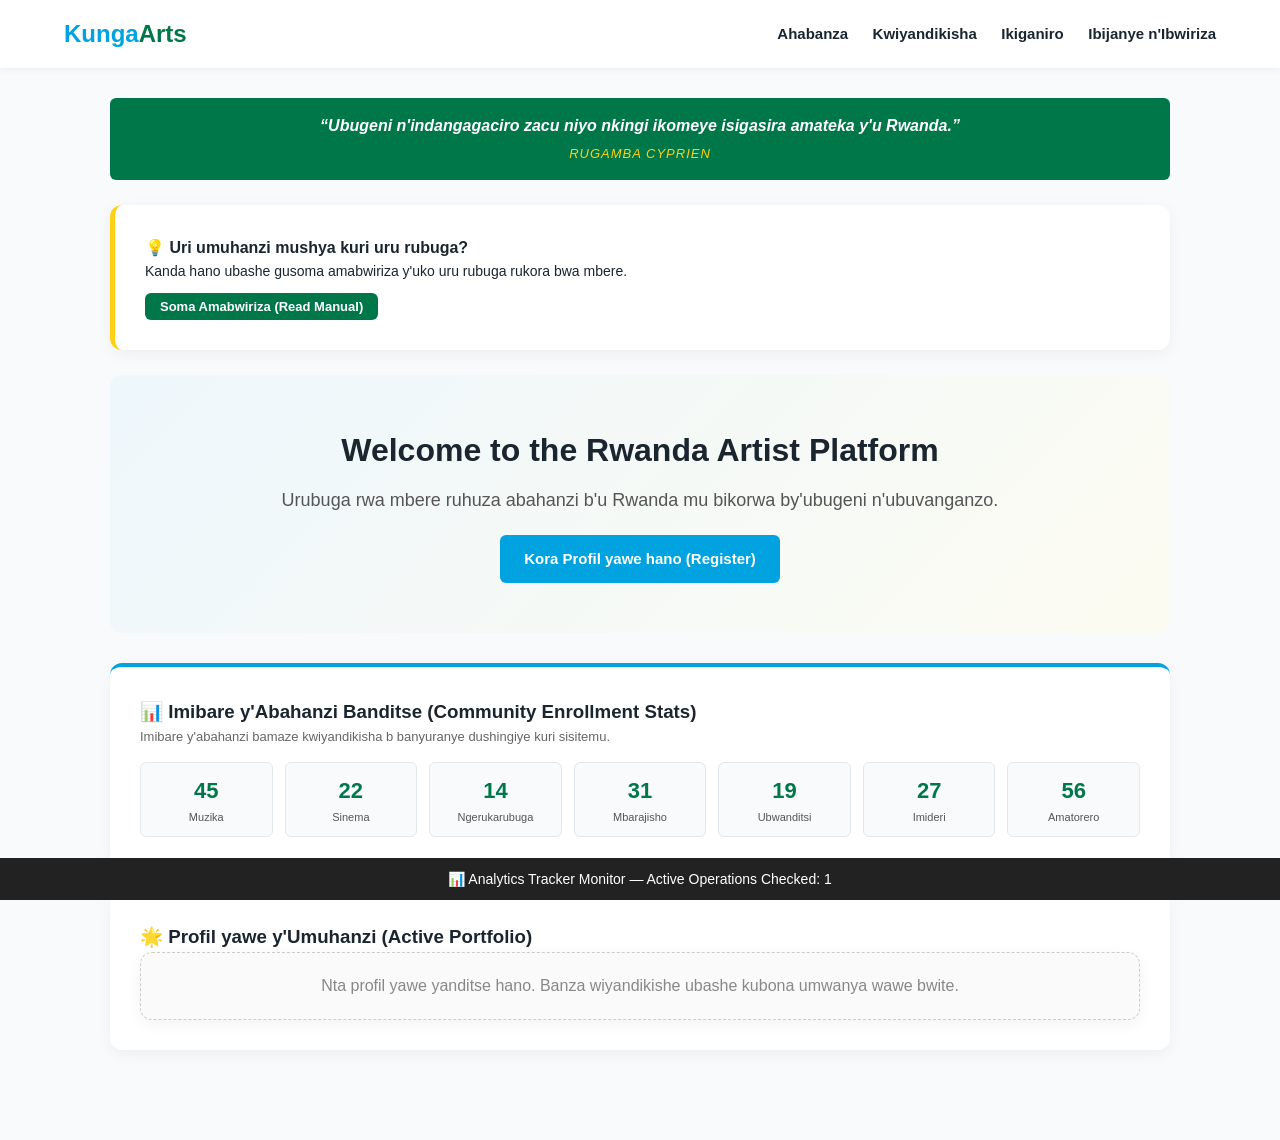
<file: index.html>
<!DOCTYPE html>
<html lang="rw">
<head>
    <meta charset="UTF-8">
    <meta name="viewport" content="width=device-width, initial-scale=1.0">
    <title>KungaArts Hub</title>
    <link rel="stylesheet" href="style.css">
    <style>
        .hero { text-align: center; padding: 50px 20px; background: linear-gradient(135deg, #eef7fc, #fcfbf1); border-radius: 12px; margin-bottom: 30px; }
        .quote-box { background: var(--dark-green); color: white; padding: 15px; text-align: center; font-style: italic; border-radius: 6px; font-weight: bold; min-height: 70px; margin-bottom: 25px; display: flex; flex-direction: column; align-items: center; justify-content: center; transition: opacity 0.5s ease; }
        .quote-author { font-size: 13px; font-weight: normal; margin-top: 5px; color: var(--secondary-color); text-transform: uppercase; letter-spacing: 1px; }
        .manual-section { display: none; background: #fff; padding: 20px; border-radius: 8px; border: 1px solid var(--gray-border); margin-bottom: 25px; }
    </style>
</head>
<body>

    <nav class="navbar">
        <a href="index.html" class="logo">Kunga<span>Arts</span></a>
        <div class="nav-links">
            <a href="index.html">Ahabanza</a>
            <a href="register.html">Kwiyandikisha</a>
            <a href="chat.html">Ikiganiro</a>
            <a href="privacy.html">Ibijanye n'Ibwiriza</a>
        </div>
    </nav>

    <div class="container">
        <!-- Live Automated Quotes (Changes every 45 seconds with Legends) -->
        <div class="quote-box">
            <div id="quoteText">Ubugeni ni intwaro ikomeye yo kubaka umuryango...</div>
            <div id="quoteAuthor" class="quote-author">Rugamba Cyprien</div>
        </div>

        <!-- System User Starter Manual -->
        <div class="card" style="border-left: 5px solid var(--secondary-color);">
            <h4>💡 Uri umuhanzi mushya kuri uru rubuga?</h4>
            <p style="font-size:14px; margin-bottom:10px;">Kanda hano ubashe gusoma amabwiriza y'uko uru rubuga rukora bwa mbere.</p>
            <button class="btn btn-secondary" style="padding: 6px 15px; font-size: 13px;" onclick="toggleManual()">Soma Amabwiriza (Read Manual)</button>
        </div>

        <div id="starterManual" class="manual-section">
            <h3>📖 Amabwiriza n'Inyandiko y'Umutangizi</h3>
            <p style="margin-top:10px;"><strong>Intambwe ya 1</strong> — Jya ahaboneka "Kwiyandikisha" wuzuze imyirondoro yawe n'indangamuntu ya mibare 16.</p>
            <p style="margin-top:5px;"><strong>Intambwe ya 2</strong> — Sisitemu izahita ikugabanyiriza uburemere bw'ifoto yawe ihite ikubakira isano (link) iguhuza n'abandi bahanzi mu itsinda rya WhatsApp.</p>
            <p style="margin-top:5px;"><strong>Intambwe ya 3</strong> — Injira ahaboneka "Ikiganiro" ubashe kohereza ubutumwa, amafoto, no gushakisha abahanzi banyuranye.</p>
        </div>

        <div class="hero">
            <h1 id="welcomeHeading">Welcome to the Rwanda Artist Platform</h1>
            <p style="font-size: 18px; color: #555; margin-top: 10px;">Urubuga rwa mbere ruhuza abahanzi b'u Rwanda mu bikorwa by'ubugeni n'ubuvanganzo.</p>
            <div style="margin-top: 20px;" id="heroActionArea">
                <a href="register.html" class="btn">Kora Profil yawe hano (Register)</a>
            </div>
        </div>

        <!-- Profile Statistics Panel Grid -->
        <div class="card" style="border-top: 4px solid var(--primary-color);">
            <h3>📊 Imibare y'Abahanzi Banditse (Community Enrollment Stats)</h3>
            <p style="font-size:13px; color:#666; margin-bottom:15px;">Imibare y'abahanzi bamaze kwiyandikisha b banyuranye dushingiye kuri sisitemu.</p>
            <div style="display:grid; grid-template-columns: repeat(auto-fit, minmax(130px, 1fr)); gap:12px;" id="statsMatrixGrid">
                <!-- Populated via Javascript -->
            </div>
        </div>

        <!-- Dynamic Live Portfolio Component Feed -->
        <div class="card">
            <h3>🌟 Profil yawe y'Umuhanzi (Active Portfolio)</h3>
            <div id="portfolioGrid">
                <div class="card" style="margin:0; background:#fafafa; border:1px dashed #ccc; text-align:center; padding:20px; color:#888;">
                    Nta profil yawe yanditse hano. Banza wiyandikishe ubashe kubona umwanya wawe bwite.
                </div>
            </div>
        </div>
    </div>

    <!-- Automatic Metric Performance Monitor Bar -->
    <div class="footer-banner" id="metricCounter">Initializing analytics...</div>

    <!-- JAVASCRIPT LOGIC ENGINE -->
    <script>
        // Legend Motivational Quotes Data Loop Array (Executes and flips every 45 seconds)
        const legendsQuotes = [
            { text: "“Ubugeni n'indangagaciro zacu niyo nkingi ikomeye isigasira amateka y'u Rwanda.”", author: "Rugamba Cyprien" },
            { text: "“Creativity is piercing the mundane to find the marvelous.”", author: "Yusuf Chanzu" },
            { text: "“Umusizi ntabwo apfa, asiga amagambo ye akomeza kubaho mu mitima y'abazakurikira.”", author: "Alexis Kagame" },
            { text: "“Every wall is a door, and art is the tool we use to unlock it.”", author: "Inshuti y'Abahanzi" },
            { text: "“Inyandiko n'ubuvanganzo nibyo bikorwa bisigara iyo ikiragano cyacyuye igihe.”", author: "Sande R." }
        ];
        
        let quotePos = 0;
        function changeQuotes() {
            const txtBox = document.getElementById('quoteText');
            const authBox = document.getElementById('quoteAuthor');
            const parentBox = document.querySelector('.quote-box');
            
            parentBox.style.opacity = 0;
            setTimeout(() => {
                txtBox.textContent = legendsQuotes[quotePos].text;
                authBox.textContent = legendsQuotes[quotePos].author;
                parentBox.style.opacity = 1;
                quotePos = (quotePos + 1) % legendsQuotes.length;
            }, 500);
        }
        changeQuotes();
        setInterval(changeQuotes, 45000); // 45000ms = 45 Seconds perfectly

        function toggleManual() {
            const el = document.getElementById('starterManual');
            el.style.display = (el.style.display === 'block') ? 'none' : 'block';
        }

        let analyticsHits = localStorage.getItem('site_analytics_clicks') || 0;
        analyticsHits++;
        localStorage.setItem('site_analytics_clicks', analyticsHits);
        document.getElementById('metricCounter').textContent = `📊 Analytics Tracker Monitor — Active Operations Checked: ${analyticsHits}`;

        window.addEventListener('DOMContentLoaded', () => {
            const profile = JSON.parse(localStorage.getItem('artist_master_profile'));
            const defaultCategories = ["Muzika", "Sinema", "Ubuhanzi ngerukarubuga", "Ubuhanzi mbarajisho", "Ubwanditsi", "Ubwiza", "Amatorero"];
            
            const statsCache = { "Muzika": 45, "Sinema": 22, "Ngerukarubuga": 14, "Mbarajisho": 31, "Ubwanditsi": 19, "Imideri": 27, "Amatorero": 56 };

            if(profile && profile.category) {
                document.getElementById('welcomeHeading').textContent = `Muraho, ${profile.fullName}!`;
                document.getElementById('heroActionArea').innerHTML = `<a href="chat.html" class="btn btn-secondary">Injira mu kiganiro cy'abahanzi</a>`;
                
                // Add account registration metrics inside data structure dynamically
                let foundKey = Object.keys(statsCache).find(k => profile.category.includes(k)) || "Muzika";
                statsCache[foundKey]++;

                const grid = document.getElementById('portfolioGrid');
                grid.innerHTML = `
                    <div class="card" style="margin:0; border: 1px solid var(--primary-color);">
                        <div style="display:flex; gap:15px; align-items:center;">
                            <img src="${profile.avatarImg}" style="width:60px; height:60px; border-radius:50%; object-fit:cover;">
                            <div>
                                <h4>${profile.fullName}</h4>
                                <small style="color:var(--dark-green); font-weight:bold;">${profile.category}</small>
                            </div>
                        </div>
                        <p style="font-size:13px; margin-top:10px; color:#555;">📍 Akarere: ${profile.district} | Intara: ${profile.province}</p>
                    </div>
                `;
            }

            const statsGrid = document.getElementById('statsMatrixGrid');
            Object.keys(statsCache).forEach(key => {
                let div = document.createElement('div');
                div.style.cssText = "background:var(--light-bg); border:1px solid var(--gray-border); padding:10px; border-radius:6px; text-align:center;";
                div.innerHTML = `<div style="font-size:22px; font-weight:bold; color:var(--dark-green);">${statsCache[key]}</div><div style="font-size:11px; color:#555;">${key}</div>`;
                statsGrid.appendChild(div);
            });
        });
    </script>
</body>
</html>
</file>
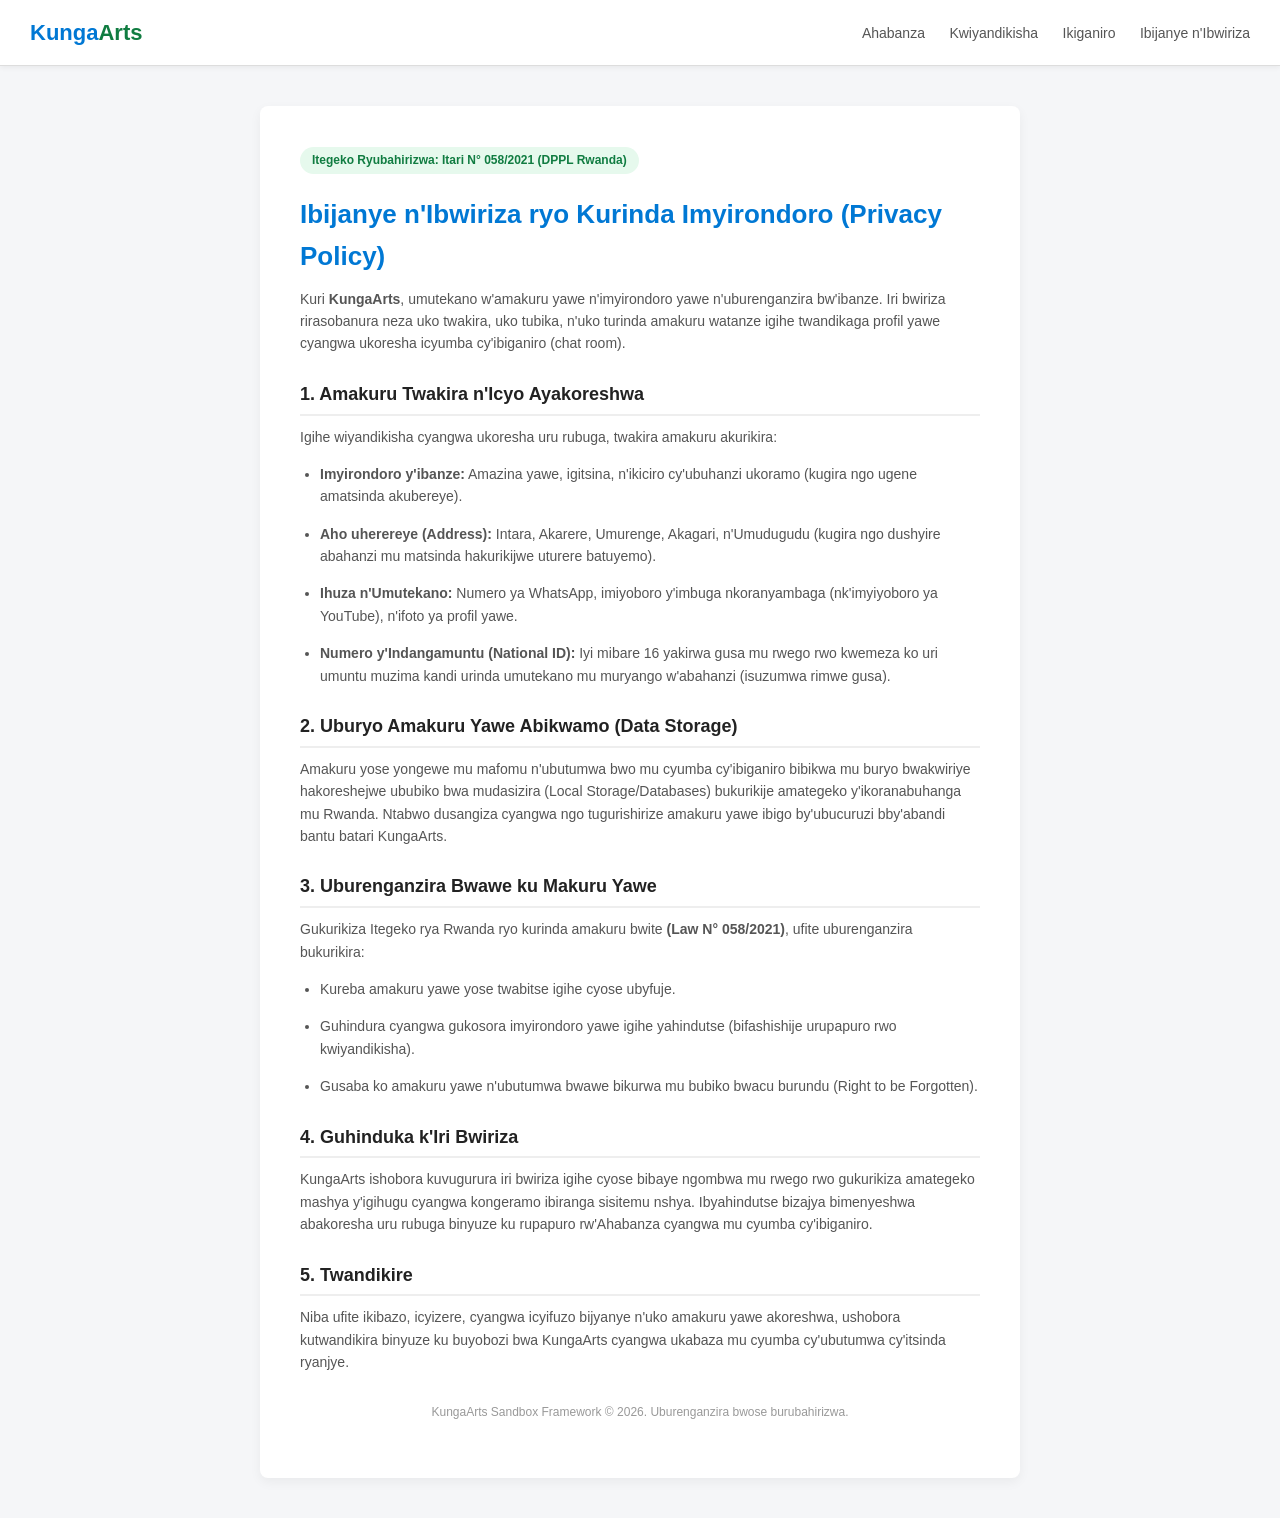
<file: privacy.html>
<!DOCTYPE html>
<html lang="rw">
<head>
    <meta charset="UTF-8">
    <meta name="viewport" content="width=device-width, initial-scale=1.0">
    <title>KungaArts - Ibijanye n'Ibwiriza (Privacy Policy)</title>
    <link rel="stylesheet" href="style.css">
    <style>
        :root {
            --primary-color: #0078d4;
            --dark-green: #107c41;
            --text-dark: #333;
            --border-ui: #ddd;
        }

        body {
            font-family: 'Segoe UI', system-ui, -apple-system, sans-serif;
            background: #f5f6f8;
            color: var(--text-dark);
            margin: 0;
            padding: 0;
            line-height: 1.6;
        }

        /* Navigation Styling matching past pages */
        .navbar {
            display: flex;
            justify-content: space-between;
            align-items: center;
            background: #fff;
            padding: 15px 30px;
            border-bottom: 1px solid var(--border-ui);
        }

        .navbar .logo {
            font-size: 22px;
            font-weight: bold;
            color: var(--primary-color);
            text-decoration: none;
        }

        .navbar .logo span {
            color: var(--dark-green);
        }

        .nav-links a {
            margin-left: 20px;
            text-decoration: none;
            color: #555;
            font-weight: 500;
            font-size: 14px;
        }

        .nav-links a:hover {
            color: var(--primary-color);
        }

        /* Container & Typography adjustments */
        .container {
            width: 100%;
            margin: 40px auto;
            padding: 0 20px;
            box-sizing: border-box;
        }

        .card {
            background: #fff;
            padding: 40px;
            border-radius: 8px;
            box-shadow: 0 4px 12px rgba(0,0,0,0.05);
        }

        h1 { font-size: 26px; color: var(--primary-color); margin-bottom: 10px; }
        h2 { font-size: 18px; color: #222; margin-top: 25px; margin-bottom: 10px; border-bottom: 2px solid #eee; padding-bottom: 5px; }
        p, li { font-size: 14px; color: #555; margin-bottom: 15px; }
        ul { margin-left: 20px; margin-bottom: 20px; }
        
        .legal-badge {
            display: inline-block;
            background: #e6f9ed;
            color: var(--dark-green);
            padding: 4px 12px;
            border-radius: 20px;
            font-size: 12px;
            font-weight: bold;
            margin-bottom: 20px;
        }
    </style>
</head>
<body>

    <!-- Shared Platform Navigation Header -->
    <nav class="navbar">
        <a href="index.html" class="logo">Kunga<span>Arts</span></a>
        <div class="nav-links">
            <a href="index.html">Ahabanza</a>
            <a href="register.html">Kwiyandikisha</a>
            <a href="chat.html">Ikiganiro</a>
            <a href="privacy.html">Ibijanye n'Ibwiriza</a>
        </div>
    </nav>

    <!-- Content Framework Panel -->
    <div class="container" style="max-width: 800px;">
        <div class="card">
            <div class="legal-badge">Itegeko Ryubahirizwa: Itari N° 058/2021 (DPPL Rwanda)</div>
            <h1>Ibijanye n'Ibwiriza ryo Kurinda Imyirondoro (Privacy Policy)</h1>
            <p>Kuri <strong>KungaArts</strong>, umutekano w'amakuru yawe n'imyirondoro yawe n'uburenganzira bw'ibanze. Iri bwiriza rirasobanura neza uko twakira, uko tubika, n'uko turinda amakuru watanze igihe twandikaga profil yawe cyangwa ukoresha icyumba cy'ibiganiro (chat room).</p>

            <h2>1. Amakuru Twakira n'Icyo Ayakoreshwa</h2>
            <p>Igihe wiyandikisha cyangwa ukoresha uru rubuga, twakira amakuru akurikira:</p>
            <ul>
                <li><strong>Imyirondoro y'ibanze:</strong> Amazina yawe, igitsina, n'ikiciro cy'ubuhanzi ukoramo (kugira ngo ugene amatsinda akubereye).</li>
                <li><strong>Aho uherereye (Address):</strong> Intara, Akarere, Umurenge, Akagari, n'Umudugudu (kugira ngo dushyire abahanzi mu matsinda hakurikijwe uturere batuyemo).</li>
                <li><strong>Ihuza n'Umutekano:</strong> Numero ya WhatsApp, imiyoboro y'imbuga nkoranyambaga (nk'imyiyoboro ya YouTube), n'ifoto ya profil yawe.</li>
                <li><strong>Numero y'Indangamuntu (National ID):</strong> Iyi mibare 16 yakirwa gusa mu rwego rwo kwemeza ko uri umuntu muzima kandi urinda umutekano mu muryango w'abahanzi (isuzumwa rimwe gusa).</li>
            </ul>

            <h2>2. Uburyo Amakuru Yawe Abikwamo (Data Storage)</h2>
            <p>Amakuru yose yongewe mu mafomu n'ubutumwa bwo mu cyumba cy'ibiganiro bibikwa mu buryo bwakwiriye hakoreshejwe ububiko bwa mudasizira (Local Storage/Databases) bukurikije amategeko y'ikoranabuhanga mu Rwanda. Ntabwo dusangiza cyangwa ngo tugurishirize amakuru yawe ibigo by'ubucuruzi bby'abandi bantu batari KungaArts.</p>

            <h2>3. Uburenganzira Bwawe ku Makuru Yawe</h2>
            <p>Gukurikiza Itegeko rya Rwanda ryo kurinda amakuru bwite <strong>(Law N° 058/2021)</strong>, ufite uburenganzira bukurikira:</p>
            <ul>
                <li>Kureba amakuru yawe yose twabitse igihe cyose ubyfuje.</li>
                <li>Guhindura cyangwa gukosora imyirondoro yawe igihe yahindutse (bifashishije urupapuro rwo kwiyandikisha).</li>
                <li>Gusaba ko amakuru yawe n'ubutumwa bwawe bikurwa mu bubiko bwacu burundu (Right to be Forgotten).</li>
            </ul>

            <h2>4. Guhinduka k'Iri Bwiriza</h2>
            <p>KungaArts ishobora kuvugurura iri bwiriza igihe cyose bibaye ngombwa mu rwego rwo gukurikiza amategeko mashya y'igihugu cyangwa kongeramo ibiranga sisitemu nshya. Ibyahindutse bizajya bimenyeshwa abakoresha uru rubuga binyuze ku rupapuro rw'Ahabanza cyangwa mu cyumba cy'ibiganiro.</p>

            <h2>5. Twandikire</h2>
            <p>Niba ufite ikibazo, icyizere, cyangwa icyifuzo bijyanye n'uko amakuru yawe akoreshwa, ushobora kutwandikira binyuze ku buyobozi bwa KungaArts cyangwa ukabaza mu cyumba cy'ubutumwa cy'itsinda ryanjye.</p>
            
            <p style="margin-top: 30px; font-size: 12px; color: #999; text-align: center;">KungaArts Sandbox Framework © 2026. Uburenganzira bwose burubahirizwa.</p>
        </div>
    </div>

</body>
</html>
</file>
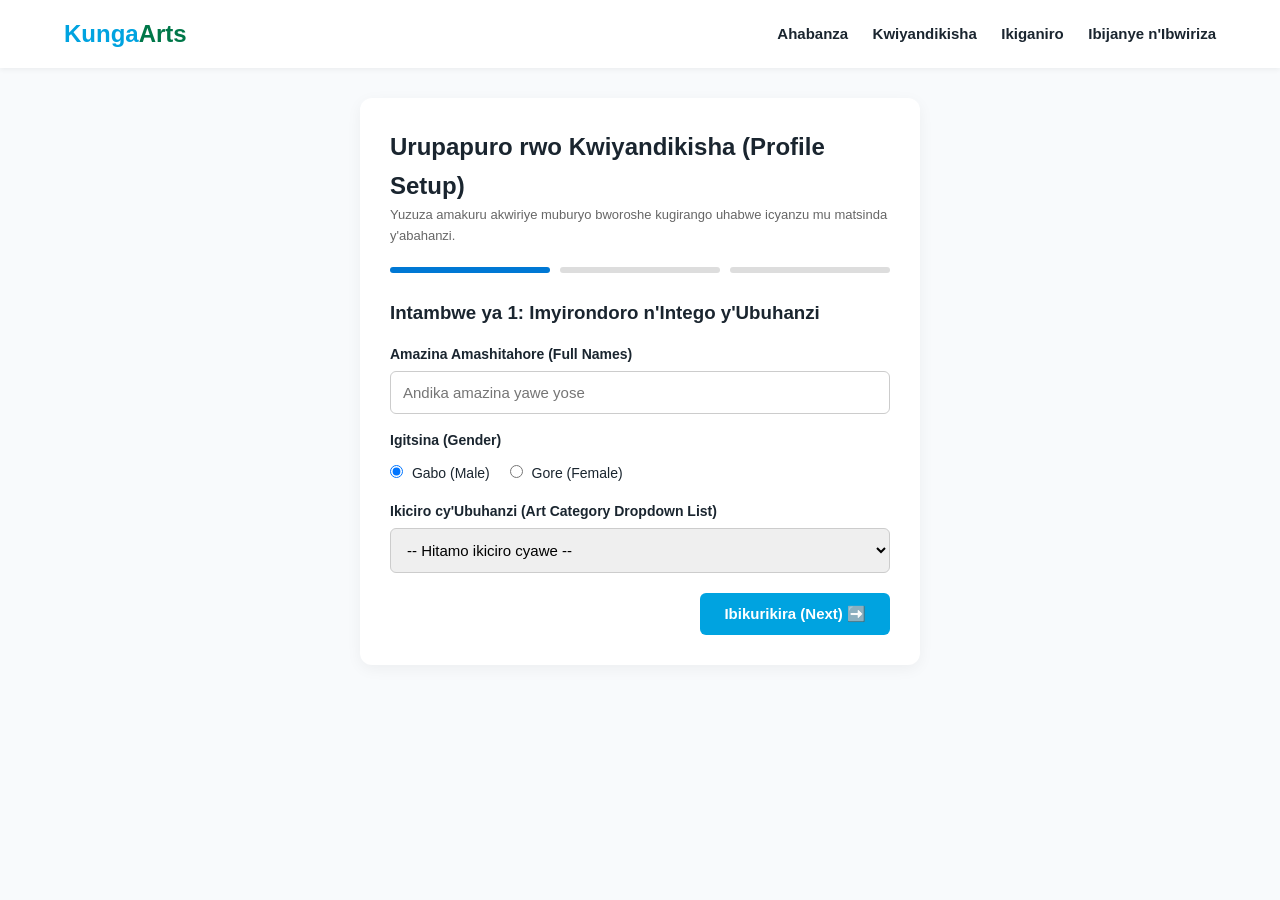
<file: register.html>
<!DOCTYPE html>
<html lang="rw">
<head>
    <meta charset="UTF-8">
    <meta name="viewport" content="width=device-width, initial-scale=1.0">
    <title>KungaArts - Kwiyandikisha</title>
    <!-- Links directly to our style sheet created above -->
    <link rel="stylesheet" href="style.css">
    <style>
        /* Wizard Form Flow structural style rules */
        .form-step { display: none; }
        .step-indicators { display: flex; gap: 10px; margin-bottom: 25px; }
        .indicator { flex: 1; height: 6px; background: #ddd; border-radius: 3px; transition: background 0.3s; }
        .indicator.active { background: #0078d4; }
        .error-lbl { color: #d9534f; font-size: 13px; font-weight: bold; margin-top: 6px; display: none; }
        
        /* Modal Popup System styles */
        .modal-overlay { display: none; position: fixed; top: 0; left: 0; width: 100%; height: 100%; background: rgba(0,0,0,0.6); z-index: 2000; justify-content: center; align-items: center; }
        .modal-box { background: white; padding: 25px; border-radius: 12px; max-width: 450px; width: 90%; box-shadow: 0 10px 25px rgba(0,0,0,0.2); }
        .notification-card { background: #eef7fc; border-left: 4px solid #0078d4; padding: 12px; margin-top: 15px; border-radius: 4px; font-family: monospace; font-size: 13px; white-space: pre-wrap; word-break: break-all; }
        .sms-card { background: #e6f9ed; border-left: 4px solid #107c41; }
    </style>
</head>
<body>

    <!-- Shared Navigation Link Bar -->
    <nav class="navbar">
        <a href="index.html" class="logo">Kunga<span>Arts</span></a>
        <div class="nav-links">
            <a href="index.html">Ahabanza</a>
            <a href="register.html">Kwiyandikisha</a>
            <a href="chat.html">Ikiganiro</a>
            <a href="privacy.html">Ibijanye n'Ibwiriza</a>
        </div>
    </nav>

    <div class="container" style="max-width: 600px;">
        <div class="card">
            <h2>Urupapuro rwo Kwiyandikisha (Profile Setup)</h2>
            <p style="color:#666; font-size:13px; margin-bottom:20px;">Yuzuza amakuru akwiriye muburyo bworoshe kugirango uhabwe icyanzu mu matsinda y'abahanzi.</p>
            
            <div class="step-indicators">
                <div class="indicator active" id="ind1"></div>
                <div class="indicator" id="ind2"></div>
                <div class="indicator" id="ind3"></div>
            </div>

            <form id="masterWizardForm" onsubmit="handleFormSubmission(event)">
                <!-- STEP 1 -->
                <div class="form-step" id="step1" style="display: block;">
                    <h3>Intambwe ya 1: Imyirondoro n'Intego y'Ubuhanzi</h3>
                    
                    <label for="fullName">Amazina Amashitahore (Full Names)</label>
                    <input type="text" id="fullName" placeholder="Andika amazina yawe yose" required>

                    <label>Igitsina (Gender)</label>
                    <div class="inline-radio">
                        <label><input type="radio" name="gender" value="Gabo" checked> Gabo (Male)</label>
                        <label><input type="radio" name="gender" value="Gore"> Gore (Female)</label>
                    </div>

                    <label for="artCategory">Ikiciro cy'Ubuhanzi (Art Category Dropdown List)</label>
                    <select id="artCategory" required>
                        <option value="">-- Hitamo ikiciro cyawe --</option>
                        <option value="Muzika">1. Muzika (Music)</option>
                        <option value="Sinema no Gufotora">2. Sinema no gufotora (Cinema and Photography)</option>
                        <option value="Ubuhanzi ngerukarubuga">3. Ubuhanzi ngerukarubuga (Performing Arts)</option>
                        <option value="Ubuhanzi mbarajisho n'ububoribori">4. Ubuhanzi mbarajisho n'ububoribori (Visual Arts and Craft)</option>
                        <option value="Ubwanditsi n'Ubuvanganzo">5. Ubwanditsi n'Ubuvanganzo (Literature)</option>
                        <option value="Ubwiza n'Imideri">6. Ubwiza n'imideri (Beauty and Fashion)</option>
                        <option value="Amatorero y'imbyino gakondo">7. Amatorero y'imbyino gakondo za Kinyarwanda</option>
                    </select>

                    <div style="margin-top:20px; text-align:right;">
                        <button type="button" class="btn" onclick="navigateStep(2)">Ibikurikira (Next) ➡️</button>
                    </div>
                </div>

                <!-- STEP 2 -->
                <div class="form-step" id="step2">
                    <h3>Intambwe ya 2: Imigaragarire y'aho Uherereye (Address)</h3>
                    
                    <label for="country">Igihugu (Country)</label>
                    <input type="text" id="country" value="Rwanda" readonly style="background:#eee;">

                    <label for="province">Intara (Province)</label>
                    <select id="province" required onchange="populateDistricts()">
                        <option value="">-- Hitamo Intara --</option>
                        <option value="Kigali">Umujyi wa Kigali</option>
                        <option value="East">Intara y'Iburasirazuba</option>
                        <option value="West">Intara y'Iburengerazuba</option>
                        <option value="North">Intara y'Amajyaruguru</option>
                        <option value="South">Intara y'Amajyepfo</option>
                    </select>

                    <label for="district">Akarere (District)</label>
                    <select id="district" required>
                        <option value="">-- Hitamo Intara Mbere --</option>
                    </select>

                    <label for="sector">Umurenge (Sector)</label>
                    <input type="text" id="sector" placeholder="Andika Umurenge" required>

                    <label for="cell">Akagari (Cell)</label>
                    <input type="text" id="cell" placeholder="Andika Akagari" required>

                    <label for="village">Umudugudu (Village)</label>
                    <input type="text" id="village" placeholder="Andika Umudugudu" required>

                    <label for="isibo">Isibo (Isibo Unit - Optional)</label>
                    <input type="text" id="isibo" placeholder="Andika Isibo niba uyizi">

                    <div style="margin-top:20px; display:flex; justify-content:space-between;">
                        <button type="button" class="btn btn-secondary" onclick="navigateStep(1)">⬅️ Inyuma (Back)</button>
                        <button type="button" class="btn" onclick="navigateStep(3)">Ibikurikira (Next) ➡️</button>
                    </div>
                </div>

                <!-- STEP 3 -->
                <div class="form-step" id="step3">
                    <h3>Intambwe ya 3: Umutekano n'Ihuza rya WhatsApp</h3>
                    
                    <label for="socialLinks">Imiyoboro y'Imbuga Nkoranyambaga (Social Media Link)</label>
                    <input type="url" id="socialLinks" placeholder="https://youtube.com" required>

                    <label for="whatsappNumber">Numero ya WhatsApp (WhatsApp Number Contact)</label>
                    <input type="tel" id="whatsappNumber" placeholder="Ugereranyije: 0788XXXXXX" required>

                    <label for="avatarUpload">Ifoto y'Umuhanzi (Photo Asset Input)</label>
                    <input type="file" id="avatarUpload" accept="image/*" required onchange="processAvatarPreview(event)">
                    <div class="avatar-preview-container">
                        <img id="avatarFrame" alt="User image element" style="display:none; width:80px; height:80px; border-radius:50%; object-fit:cover; margin-top:10px; border: 2px solid #0078d4;">
                        <span id="avatarLoadStatus" style="font-size:12px; color:#666; display:block; margin-top:5px;">Nta foto yatoranyijwe.</span>
                    </div>

                    <label for="nationalId">Numero y'Indangamuntu (National ID - Imibare 16)</label>
                    <input type="text" id="nationalId" placeholder="Andika imibare 16 y'indangamuntu" required maxlength="16">
                    <div class="error-lbl" id="idErr">⚡ Imetrikshoni: Imibare igomba kuba 16 neza neza.</div>

                    <div style="margin-top:25px; display:flex; justify-content:space-between;">
                        <button type="button" class="btn btn-secondary" onclick="navigateStep(2)">⬅️ Inyuma (Back)</button>
                        <button type="submit" class="btn" style="background: #107c41;">Emeza Bishebuje 💾</button>
                    </div>
                </div>
            </form>
        </div>
    </div>

    <!-- Processing Modal -->
    <div class="modal-overlay" id="successModal">
        <div class="modal-box">
            <h3 style="color: #107c41; border:none; margin:0;">🎉 Kwiyandikisha Byagenze Neza!</h3>
            <p style="font-size:14px; margin-top:10px; color:#555;">Amakuru yawe yoherejwe neza muri Sisitemu ya KungaArts.</p>
            <div class="notification-card" id="dbPayloadCard"></div>
            <div class="notification-card sms-card" id="smsPayloadCard"></div>
            <button class="btn" style="width:100%; margin-top:20px;" onclick="closeAndRedirect()">Funga (Injira mu Rugaga)</button>
        </div>
    </div>

    <script>
        // District lists map configuration
        const districtData = {
            "Kigali": ["Nyarugenge", "Gasabo", "Kicukiro"],
            "East": ["Nyagatare", "Gatsibo", "Kayonza", "Rwamagana", "Ngoma", "Kirehe", "Bugesera"],
            "West": ["Rubavu", "Nyabihu", "Rutsiro", "Karongi", "Ngororero", "Nyamasheke", "Rusizi"],
            "North": ["Rulindo", "Gakenke", "Musanze", "Burera", "Gicumbi"],
            "South": ["Kamonyi", "Muhanga", "Ruhango", "Nyanza", "Huye", "Nyamagabe", "Gisagara", "Nyaruguru"]
        };
</file>
<file: style.css>
/* ==========================================================================
   Universal Brand Design Framework Palette
   ========================================================================== */
:root {
    --primary-color: #00A3E0;    /* Vibrant Rwandan Sky Blue */
    --secondary-color: #FCD116;  /* Brilliant Gold Yellow */
    --dark-green: #007749;       /* Deep Forest Green Accent */
    --dark-text: #1a252f;        /* High-Contrast Charcoal Slate */
    --light-bg: #f8fafc;         /* Premium Soft Ice Canvas BG */
    --white: #ffffff;
    --gray-border: #e2e8f0;      /* Modern Muted Border Gray */
}

/* ==========================================================================
   Core Reset & Base Typography
   ========================================================================== */
* {
    box-sizing: border-box;
    margin: 0;
    padding: 0;
    font-family: 'Segoe UI', Tahoma, Geneva, Verdana, sans-serif;
}

body {
    background-color: var(--light-bg);
    color: var(--dark-text);
    line-height: 1.6;
    padding-bottom: 60px;
}

/* ==========================================================================
   Navigation Header UI
   ========================================================================== */
.navbar {
    background-color: var(--white);
    display: flex;
    justify-content: space-between;
    align-items: center;
    padding: 15px 5%;
    box-shadow: 0 2px 5px rgba(0,0,0,0.05);
    position: sticky;
    top: 0;
    z-index: 100;
}

.logo {
    font-size: 24px;
    font-weight: bold;
    color: var(--primary-color);
    text-decoration: none;
    cursor: pointer;
}

.logo span {
    color: var(--dark-green);
}

.nav-links a {
    margin-left: 20px;
    text-decoration: none;
    color: var(--dark-text);
    font-weight: 600;
    font-size: 15px;
    cursor: pointer;
    transition: color 0.2s ease;
}

.nav-links a:hover {
    color: var(--primary-color);
}

/* ==========================================================================
   Single Page Application Layout View States
   ========================================================================== */
.app-view {
    display: none;
}

.app-view.active-view {
    display: block;
}

.container {
    max-width: 1100px;
    margin: 30px auto;
    padding: 0 20px;
}

.card {
    background: var(--white);
    padding: 30px;
    border-radius: 12px;
    box-shadow: 0 4px 15px rgba(0,0,0,0.05);
    margin-bottom: 25px;
}

/* ==========================================================================
   Input Controls & Multi-Step Wizards
   ========================================================================== */
label {
    display: block;
    margin-top: 15px;
    font-weight: 600;
    font-size: 14px;
}

input, select, textarea {
    width: 100%;
    padding: 12px;
    margin-top: 6px;
    border: 1px solid #ccc;
    border-radius: 6px;
    font-size: 15px;
    transition: all 0.2s ease;
}

input:focus, select:focus, textarea:focus {
    border-color: var(--primary-color);
    outline: none;
    box-shadow: 0 0 5px rgba(0, 163, 224, 0.2);
}

.inline-radio {
    display: flex;
    gap: 20px;
    margin-top: 8px;
}

.inline-radio label {
    margin: 0;
    font-weight: normal;
}

.inline-radio input {
    width: auto;
    margin-right: 5px;
}

.form-step {
    display: none;
}

.form-step.active {
    display: block;
}

.step-indicators {
    display: flex;
    gap: 10px;
    margin-bottom: 20px;
}

.indicator {
    flex: 1;
    height: 6px;
    background: #ddd;
    border-radius: 3px;
}

.indicator.active {
    background: var(--primary-color);
}

.error-lbl {
    color: #d9534f;
    font-size: 13px;
    font-weight: bold;
    margin-top: 6px;
    display: none;
}

/* ==========================================================================
   High-Utility Buttons UI Elements
   ========================================================================== */
.btn {
    display: inline-block;
    background-color: var(--primary-color);
    color: var(--white);
    padding: 12px 24px;
    border: none;
    border-radius: 6px;
    font-weight: bold;
    cursor: pointer;
    text-decoration: none;
    text-align: center;
    font-size: 15px;
    transition: background-color 0.2s ease;
}

.btn:hover {
    background-color: #0082b4;
}

.btn-secondary {
    background-color: var(--dark-green);
}

.btn-secondary:hover {
    background-color: #005d39;
}

.btn-danger {
    background-color: #d9534f;
}

.btn-danger:hover {
    background-color: #c9302c;
}

/* ==========================================================================
   Chat Interface Structure Panels
   ========================================================================== */
.chat-interface {
    display: grid;
    grid-template-columns: 320px 1fr;
    gap: 20px;
    height: 70vh;
    min-height: 500px;
}

.sidebar-panel {
    background: var(--white);
    border-radius: 8px;
    padding: 20px;
    display: flex;
    flex-direction: column;
    justify-content: space-between;
    border: 1px solid var(--gray-border);
}

.main-chat-window {
    background: var(--white);
    border-radius: 8px;
    display: flex;
    flex-direction: column;
    border: 1px solid var(--gray-border);
    overflow: hidden;
}

.messages-log {
    flex: 1;
    padding: 20px;
    overflow-y: auto;
    background: #fafafa;
    display: flex;
    flex-direction: column;
    gap: 12px;
}

.message-entry {
    padding: 10px 14px;
    border-radius: 12px 12px 12px 0px;
    background: #eef7fc;
    width: fit-content;
    max-width: 75%;
}

.message-entry.mine {
    align-self: flex-end;
    background: #d2f0ff;
    border-radius: 12px 12px 0px 12px;
}

.message-entry.system {
    align-self: center;
    background: #fff3cd;
    max-width: 95%;
    width: 100%;
    font-style: italic;
    text-align: center;
    border: 1px solid #ffeeba;
    border-radius: 6px;
}

.message-entry img {
    max-width: 100%;
    border-radius: 6px;
    margin-top: 8px;
    display: block;
    max-height: 180px;
    object-fit: cover;
}

.msg-meta {
    font-size: 10px;
    color: #888;
    display: block;
    margin-top: 4px;
    text-align: right;
}

.room-tab {
    padding: 10px;
    background: #f0f0f0;
    margin-bottom: 5px;
    border-radius: 4px;
    font-weight: 600;
    cursor: pointer;
    transition: background-color 0.2s ease, color 0.2s ease;
}

.room-tab.active {
    background: var(--primary-color);
    color: var(--white);
}

.network-box {
    padding: 12px;
    background: #eef7fc;
    border-radius: 6px;
    margin-top: 15px;
}

.user-row {
    padding: 6px 0;
    border-bottom: 1px solid #eee;
    display: flex;
    justify-content: space-between;
    align-items: center;
    font-size: 13px;
}

.input-tray {
    padding: 15px;
    background: var(--white);
    border-top: 1px solid #eee;
    display: flex;
    gap: 10px;
}

/* ==========================================================================
   Hero Landing & Dynamic Quote Layout Components
   ========================================================================== */
.hero {
    text-align: center;
    padding: 50px 20px;
    background: linear-gradient(135deg, #eef7fc, #fcfbf1);
    border-radius: 12px;
    margin-bottom: 30px;
}

.quote-box {
    background: var(--dark-green);
    color: var(--white);
    padding: 15px;
    text-align: center;
    font-style: italic;
    border-radius: 6px;
    font-weight: bold;
    min-height: 70px;
    margin-bottom: 25px;
    display: flex;
    flex-direction: column;
    align-items: center;
    justify-content: center;
    transition: opacity 0.5s ease;
}

.quote-author {
    font-size: 13px;
    font-weight: normal;
    margin-top: 5px;
    color: var(--secondary-color);
    text-transform: uppercase;
    letter-spacing: 1px;
}

.manual-section {
    display: none;
    background: var(--white);
    padding: 20px;
    border-radius: 8px;
    border: 1px solid var(--gray-border);
    margin-bottom: 25px;
}

/* ==========================================================================
   Modal Overlays & Persistent Tracking Footer Status
   ========================================================================== */
.modal-overlay {
    display: none;
    position: fixed;
    top: 0;
    left: 0;
    width: 100%;
    height: 100%;
    background: rgba(0, 0, 0, 0.6);
    z-index: 2000;
    justify-content: center;
    align-items: center;
}

.modal-box {
    background: var(--white);
    padding: 25px;
    border-radius: 12px;
    max-width: 450px;
    width: 90%;
    box-shadow: 0 10px 25px rgba(0, 0, 0, 0.2);
}

.notification-card {
    background: #eef7fc;
    border-left: 4px solid var(--primary-color);
    padding: 12px;
    margin-top: 15px;
    border-radius: 4px;
    font-family: monospace;
    font-size: 13px;
}

.notification-card.sms-card {
    background: #e6f9ed;
    border-left: 4px solid var(--dark-green);
}

.footer-banner {
    position: fixed;
    bottom: 0;
    left: 0;
    width: 100%;
    background-color: #222;
    color: var(--white);
    text-align: center;
    padding: 10px;
    font-size: 14px;
    z-index: 1000;
}
</file>
